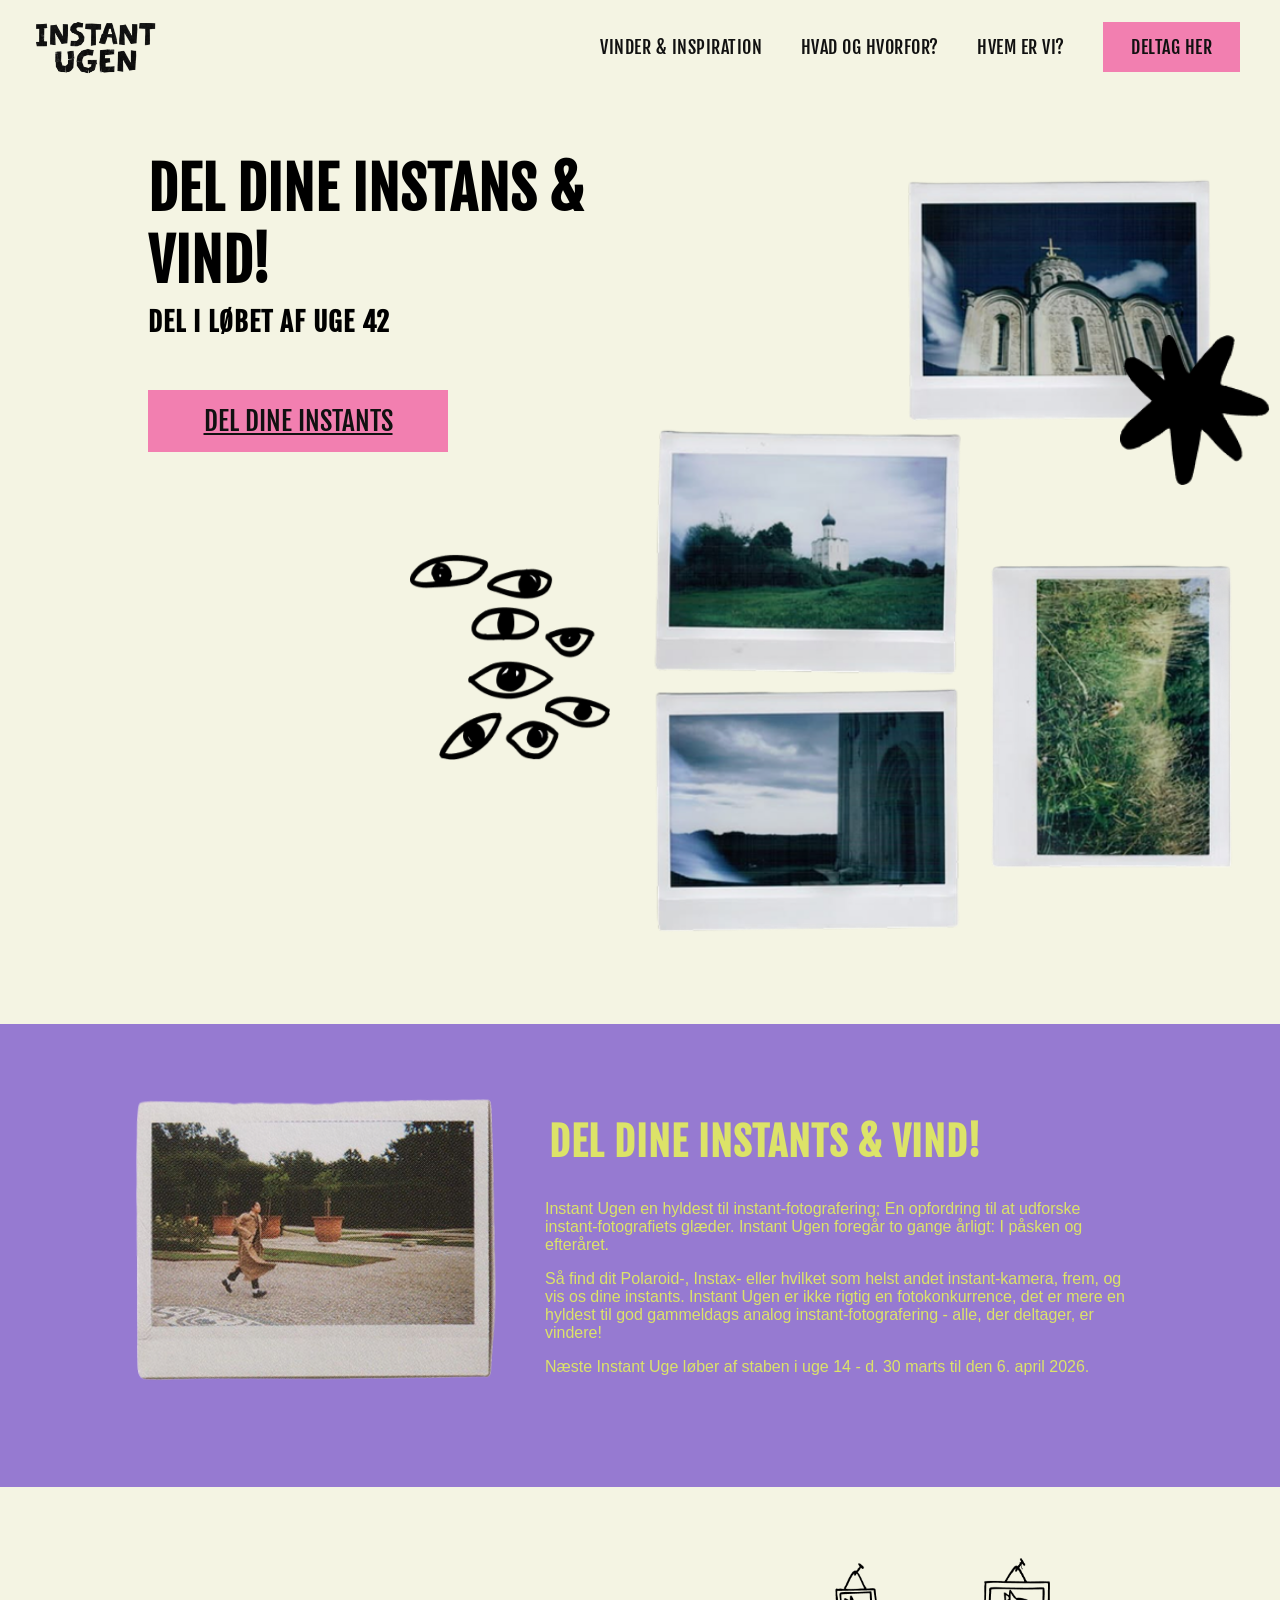
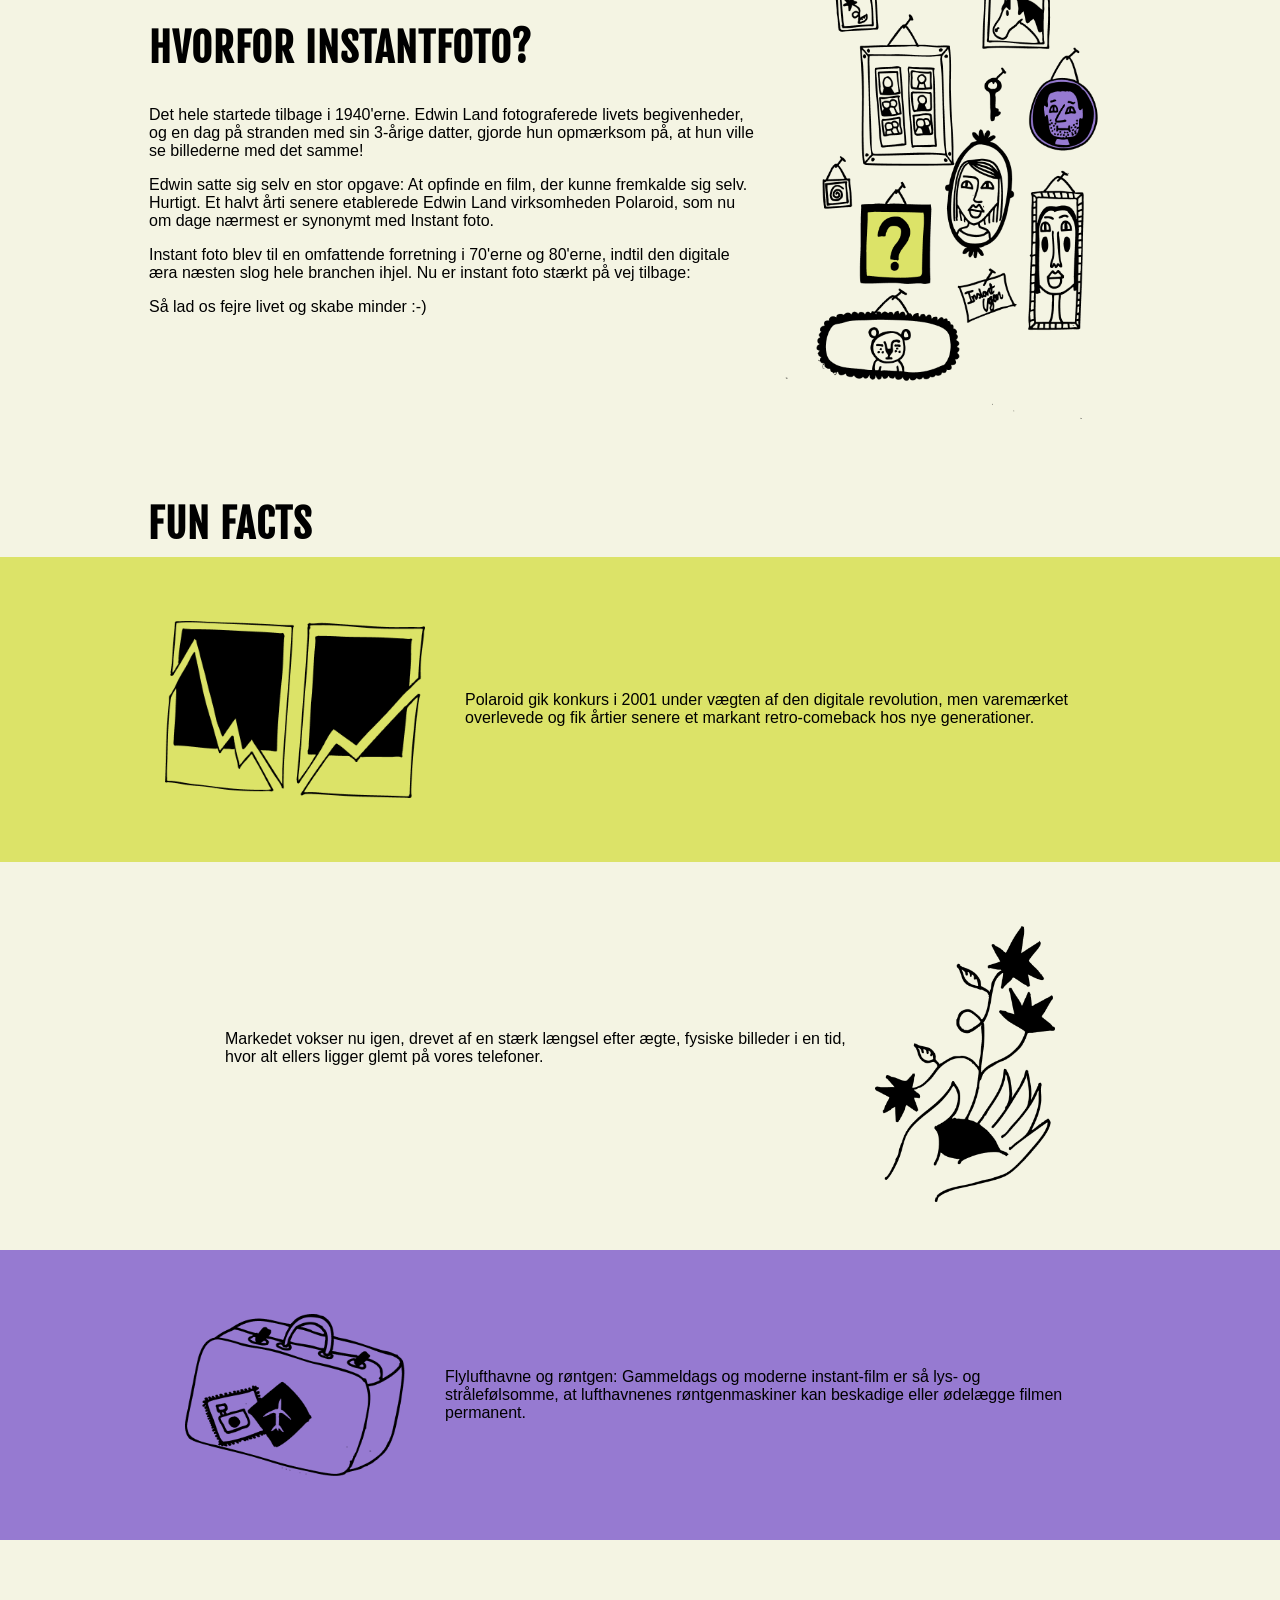
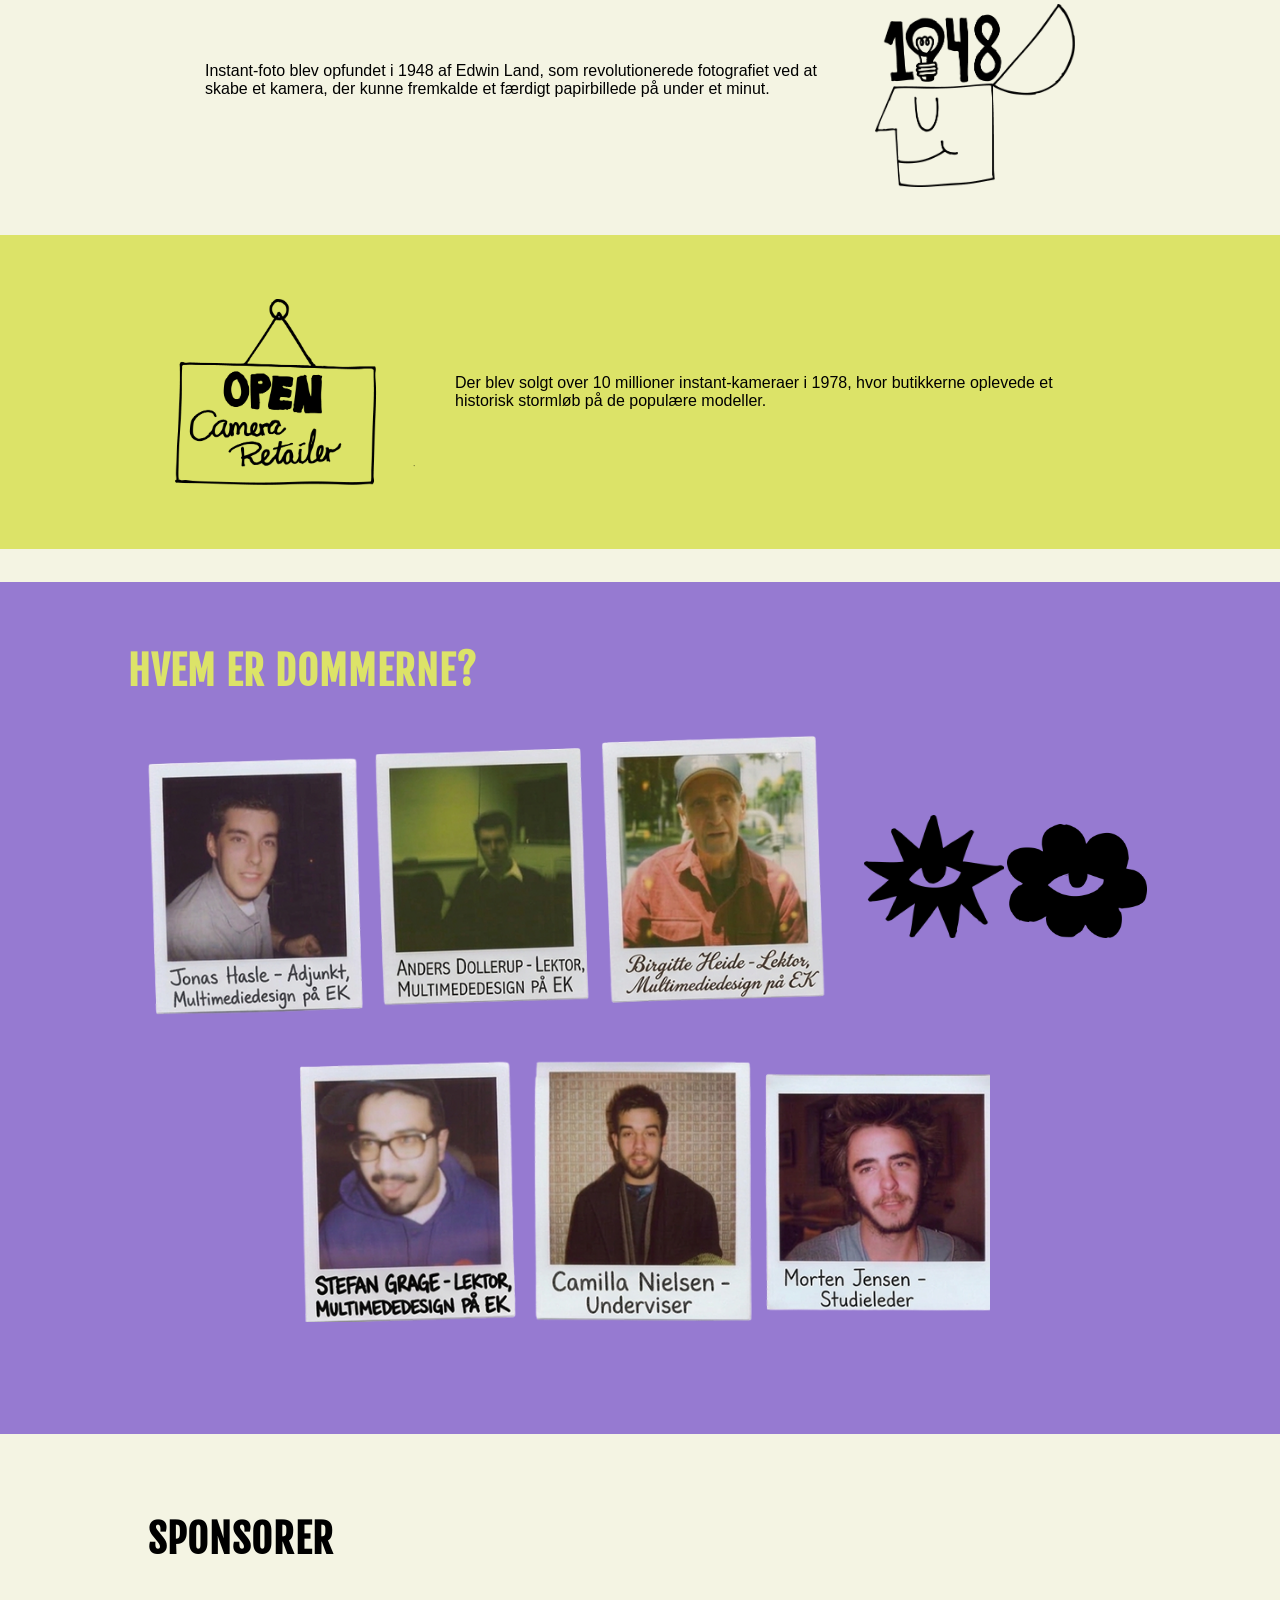
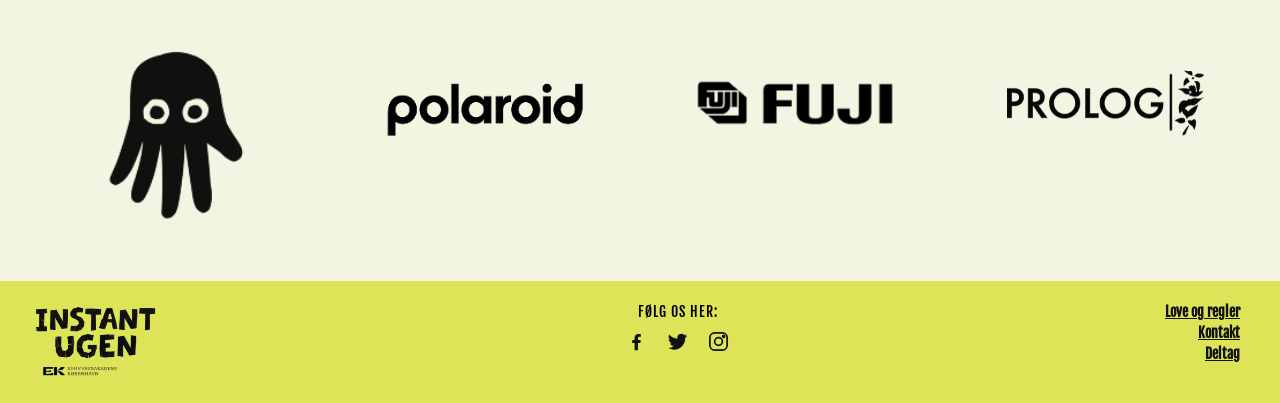
<file: index.html>
<!doctype html>
<html lang="da">

<head>
  <meta charset="UTF-8" />
  <meta name="viewport" content="width=device-width, initial-scale=1.0" />
  <title>Forside</title>
  <link rel="stylesheet" href="css/generel.css" />
  <link rel="stylesheet" href="css/index.css">
  <style>
    @import url("https://fonts.googleapis.com/css2?family=Dela+Gothic+One&family=Fjalla+One&display=swap");
  </style>
</head>

<body>
  <header class="site-header">
    <div class="logo"><img src="billeder/logo.png" alt="logo" /></div>

    <button class="burger" id="burgerBtn" aria-label="Åbn menu" aria-expanded="false" aria-controls="mainNav">
      <span></span>
      <span></span>
      <span></span>
    </button>

    <nav id="mainNav">
      <a href="inspiration.html">Vinder & Inspiration</a>
      <a href="index.html">Hvad og hvorfor?</a>
      <a href="index.html">Hvem er vi?</a>
      <a href="deltag.html" class="cta">Deltag her</a>
    </nav>
  </header>
  <main>

    <div class="heroSection">

      <div class="datahero">
        <h1>DEL DINE INSTANS & VIND!</h1>
        <h3>DEL I LØBET AF UGE 42</h3>
       <button><a href="deltag.html" class="cta">DEL DINE INSTANTS</a></button>
      </div>

      <div class="heroBillede">
        <img class="billedehero" src="billeder/index_billeder/polaroids/Group 9.png" alt="polaroid">

        <img class="symbol1" src="billeder/index_billeder/illustrationer/Vector-9.png" alt="star">
        <img class="symbol2" src="billeder/index_billeder/illustrationer/Group-5.png" alt="eyes">
      </div>

    </div>

    <section class="deldineinstants">

      <div class="textfeltdel">
        <h2 class="delh2">DEL DINE INSTANTS & VIND!</h2>
        <div class="ptekst1">
          <p class="ptekstgreen">Instant Ugen en hyldest til instant-fotografering; En opfordring til at udforske
            instant-fotografiets glæder.
            Instant
            Ugen foregår to gange årligt: I påsken og efteråret.</p>
          <p class="ptekstgreen">Så find dit Polaroid-, Instax- eller hvilket som helst andet instant-kamera, frem, og
            vis
            os dine instants.
            Instant Ugen
            er ikke rigtig en fotokonkurrence, det er mere en hyldest til god gammeldags analog instant-fotografering -
            alle, der
            deltager, er vindere!</p>
          <p class="ptekstgreen">Næste Instant Uge løber af staben i uge 14 - d. 30 marts til den 6. april 2026.</p>
        </div>
      </div>

      <img class="VindBillede" src="billeder/index_billeder/polaroids/image 112.png" alt="">
    </section>

    <section class="hvorforinstants">

      <div class="tekstfelthvorfor">
        <h2 class="hvorforh2">HVORFOR INSTANTFOTO?</h2>

        <div class="ptekst2">
          <p>Det hele startede tilbage i 1940'erne. Edwin Land fotograferede livets begivenheder, og en dag på stranden
            med sin
            3-årige datter, gjorde hun opmærksom på, at hun ville se billederne med det samme!</p>
          <p>Edwin satte sig selv en stor opgave: At opfinde en film, der kunne fremkalde sig selv. Hurtigt. Et halvt
            årti
            senere
            etablerede Edwin Land virksomheden Polaroid, som nu om dage nærmest er synonymt med Instant foto.</p>
          <p>Instant foto blev til en omfattende forretning i 70'erne og 80'erne, indtil den digitale æra næsten slog
            hele
            branchen
            ihjel. Nu er instant foto stærkt på vej tilbage:</p>
          <p>Så lad os fejre livet og skabe minder :-)</p>
        </div>
      </div>

      <img class="rammerbillede" src="billeder/index_billeder/illustrationer/Group 16.png" alt="portraits">

    </section>

    <h2 class="factsh2">FUN FACTS</h2>

    <section class="Fact1">
      <p class="fact1text">Polaroid gik konkurs i 2001 under vægten af den digitale revolution, men varemærket
        overlevede og fik årtier
        senere et
        markant retro-comeback hos nye generationer.</p>
      <img class="Factbillede1" src="billeder/index_billeder/illustrationer/Lag_1.png" alt="downcurve">
    </section>

    <section class="Fact2">
      <p class="fact2text">Markedet vokser nu igen, drevet af en stærk længsel efter ægte, fysiske billeder i en tid,
        hvor alt ellers
        ligger glemt
        på vores telefoner.</p>
      <img class="Factbillede2" src="billeder/index_billeder/illustrationer/Vector-7.png" alt="grow">
    </section>

    <section class="Fact3">
      <p class="fact3text">Flylufthavne og røntgen: Gammeldags og moderne instant-film er så lys- og strålefølsomme, at
        lufthavnenes
        røntgenmaskiner kan beskadige eller ødelægge filmen permanent.</p>
      <img class="Factbillede3" src="billeder/index_billeder/illustrationer/Group.png" alt="bag">
    </section>

    <section class="Fact4">
      <p class="fact4text">Instant-foto blev opfundet i 1948 af Edwin Land, som revolutionerede fotografiet ved at skabe
        et kamera, der
        kunne
        fremkalde et færdigt papirbillede på under et minut.</p>
      <img class="Factbillede4" src="billeder/index_billeder/illustrationer/Group-4.png" alt="head">
    </section>

    <section class="Fact5">
      <p class="fact5text">Der blev solgt over 10 millioner instant-kameraer i 1978, hvor butikkerne oplevede et
        historisk stormløb på de
        populære
        modeller.</p>
      <img class="Factbillede5" src="billeder/index_billeder/illustrationer/Group-2.png" alt="sign">
    </section>

    <section class="dommer">

      <h2 class="dommerh2">HVEM ER DOMMERNE?</h2>

      <div class="billedeøverst">
        <img class="dommer1" src="billeder/index_billeder/polaroids/Gemini_Generated_Image_t7ttq1t7ttq1t7tt 2.png"
          alt="dommer1">

        <div class="dommerillustrationer">
          <img class="eye1" src="billeder/index_billeder/illustrationer/Vector-10.png" alt="10">
          <img class="eye2" src="billeder/index_billeder/illustrationer/Vector-11.png" alt="11">
        </div>
      </div>

      <img class="dommer2" src="billeder/index_billeder/polaroids/Gemini_Generated_Image_t7ttq1t7ttq1t7tt 1.png" alt="">

    </section>

    <h2 class="sponsorh2">SPONSORER</h2>

    <div class="sponsorsgrid">
      <img class="sponsor1" src="billeder/index_billeder/sponsorer/image 166.png" alt="sponsor">
      <img class="sponsor2" src="billeder/index_billeder/sponsorer/image 162.png" alt="polaroid">
      <img class="sponsor3" src="billeder/index_billeder/sponsorer/image 163.png" alt="Fuji">
      <img class="sponsor4" src="billeder/index_billeder/sponsorer/image 165.png" alt="Prolog">

    </div>

  </main>
  <footer class="site-footer">
    <div class="logo">
      <img src="billeder/logo.png" alt="logo" />
      <small><img src="billeder/eklogo.png" alt="eklogo" /></small>
    </div>

    <div class="follow">
      <p>FØLG OS HER:</p>
      <div class="social-icons">
        <a href="#" aria-label="Facebook">
          <svg viewBox="0 0 24 24" fill="currentColor">
            <path
              d="M13.5 21v-7.5h2.5l.4-3H13.5V8.5c0-.9.25-1.5 1.55-1.5H16.5V4.35C16.2 4.3 15.2 4.2 14 4.2c-2.4 0-4 1.45-4 4.15V10.5H7.5v3H10V21h3.5z" />
          </svg>
        </a>
        <a href="#" aria-label="Twitter">
          <svg viewBox="0 0 24 24" fill="currentColor">
            <path
              d="M22 5.9c-.7.3-1.5.6-2.3.7.8-.5 1.5-1.3 1.8-2.3-.8.5-1.7.8-2.6 1a4.1 4.1 0 0 0-7 3.7A11.6 11.6 0 0 1 3.4 4.6a4.1 4.1 0 0 0 1.3 5.5c-.7 0-1.3-.2-1.9-.5v.1c0 2 1.4 3.6 3.3 4a4.1 4.1 0 0 1-1.9.1c.5 1.6 2 2.8 3.9 2.9A8.3 8.3 0 0 1 2 18.6a11.6 11.6 0 0 0 6.3 1.9c7.5 0 11.7-6.3 11.7-11.7v-.5c.8-.6 1.5-1.3 2-2.1z" />
          </svg>
        </a>
        <a href="#" aria-label="Instagram">
          <svg viewBox="0 0 24 24" fill="none" stroke="currentColor" stroke-width="1.8">
            <rect x="3" y="3" width="18" height="18" rx="5" />
            <circle cx="12" cy="12" r="4" />
            <circle cx="17.3" cy="6.7" r="1" />
          </svg>
        </a>
      </div>
    </div>

    <div class="legal-links">
      <a href="#">Love og regler</a>
      <a href="#">Kontakt</a>
      <a href="#">Deltag</a>
    </div>
  </footer>
  <script>
    const burgerBtn = document.getElementById("burgerBtn");
    const mainNav = document.getElementById("mainNav");

    burgerBtn.addEventListener("click", () => {
      const isOpen = mainNav.classList.toggle("open");
      burgerBtn.classList.toggle("open");
      burgerBtn.setAttribute("aria-expanded", isOpen);
    });
  </script>
</body>

</html>
</file>
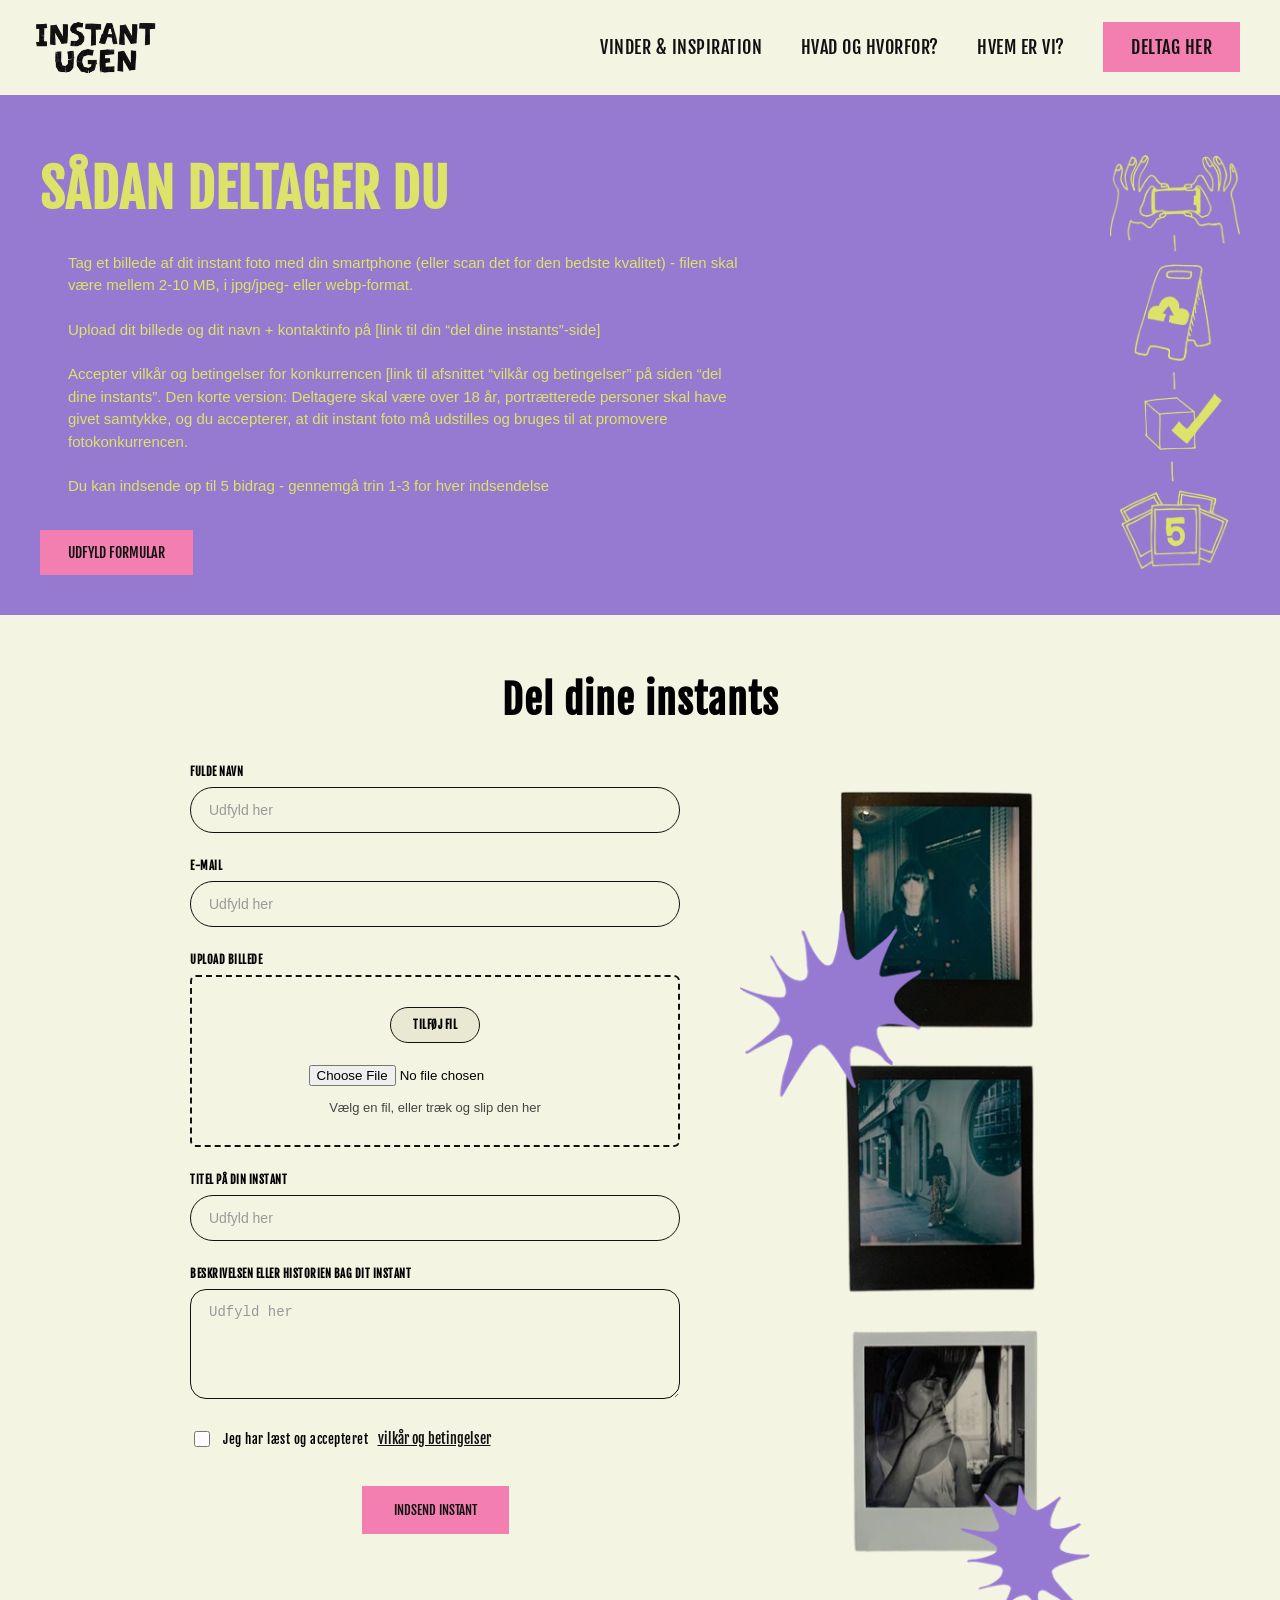
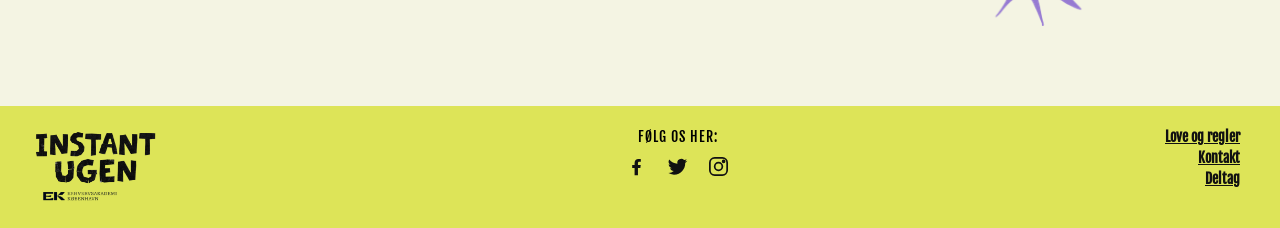
<file: deltag.html>
<!DOCTYPE html>
<html lang="da">
<head>
    <meta charset="UTF-8">
    <meta name="viewport" content="width=device-width, initial-scale=1.0">
    <title>Deltag</title>
         <link rel="stylesheet" href="css/generel.css" />
         <link rel="stylesheet" href="css/deltag.css" />
    <style>
      
     @import url("https://fonts.googleapis.com/css2?family=Dela+Gothic+One&family=Fjalla+One&display=swap");</style>
<body>
  <header class="site-header">
      <div class="logo"><img src="billeder/logo.png" alt="logo" /></div>

      <button
        class="burger"
        id="burgerBtn"
        aria-label="Åbn menu"
        aria-expanded="false"
        aria-controls="mainNav"
      >
        <span></span>
        <span></span>
        <span></span>
      </button>

      <nav id="mainNav">
        <a href="inspiration.html">Vinder & Inspiration</a>
        <a href="index.html">Hvad og hvorfor?</a>
        <a href="index.html">Hvem er vi?</a>
        <a href="deltag.html" class="cta">Deltag her</a>
      </nav>
    </header>
    <main>
      <section class="deltaghowto">
        <div class="content1"><h1>SÅDAN DELTAGER DU</h1>
        <p>Tag et billede af dit instant foto med din smartphone (eller scan det for den bedste kvalitet) - filen skal være mellem 2-10 MB, i jpg/jpeg- eller webp-format.</p>
        <p>Upload dit billede og dit navn + kontaktinfo på [link til din “del dine instants”-side]</p>
        <p>Accepter vilkår og betingelser for konkurrencen [link til afsnittet “vilkår og betingelser” på siden “del dine instants”. Den korte version: Deltagere skal være over 18 år, portrætterede personer skal have givet samtykke, og du accepterer, at dit instant foto må udstilles og bruges til at promovere fotokonkurrencen.</p>
        <p>Du kan indsende op til 5 bidrag - gennemgå trin 1-3 for hver indsendelse</p><a href="#" class="cta-deltag">Udfyld formular</a></div>
        <div class="infografik"><img src="billeder/infografik.png" alt="infografik" /></div>
      </section>
    <div class="instants-wrap">
  <div class="instants-grid">

    <section class="delinstants">
  <h2>Del dine instants</h2>

  <div class="delinstants-wrap">
    <form class="instant-form" id="instantsForm">
      <div class="field">
        <label for="fullName">Fulde navn</label>
        <input type="text" id="fullName" name="fullName" placeholder="Udfyld her" required>
      </div>

      <div class="field">
        <label for="email">E-mail</label>
        <input type="email" id="email" name="email" placeholder="Udfyld her" required>
      </div>

      <div class="field">
        <label for="fileInput">Upload billede</label>
        <div class="upload-box" id="uploadBox">
          <label class="upload-btn" for="fileInput">Tilføj fil</label>
          <input type="file" id="fileInput" name="fileInput" accept="image/*">
          <p id="uploadHint">Vælg en fil, eller træk og slip den her</p>
        </div>
      </div>

      <div class="field">
        <label for="instantTitle">Titel på din instant</label>
        <input type="text" id="instantTitle" name="instantTitle" placeholder="Udfyld her">
      </div>

      <div class="field">
        <label for="instantDescription">Beskrivelsen eller historien bag dit instant</label>
        <textarea id="instantDescription" name="instantDescription" placeholder="Udfyld her"></textarea>
      </div>

<div class="checkbox-row">
  <input type="checkbox" id="terms" name="terms" required>
  <label for="terms">Jeg har læst og accepteret <button type="button" class="terms-link" id="openTerms">vilkår og betingelser</button></label>
</div>

      <button type="submit" class="cta-indsend">Indsend instant</button>
    </form>

    <div class="formular-billede">
      <img src="billeder/formularpic1.png" alt="Stak af polaroidbilleder">
    </div>
  </div>
  <div class="terms-modal" id="termsModal">
  <div class="terms-modal-content">
    <button class="terms-modal-close" id="closeTerms" aria-label="Luk">&times;</button>
    <h2>Vilkår og betingelser</h2>
   
   <h3>Deltagelse</h3>
      <p>Deltagere skal være over 18 år, portrætterede personer skal have givet samtykke,
      og du accepterer, at dit instant foto må udstilles og bruges til at promovere fotokonkurrencen.
    </p>
    <h3>Instant foto</h3>
    <p>Hver indsendelse skal være et analogt instant-foto - ikke en digital montage lavet i et fotoredigeringsprogram. Instant-fotoet kan laves på forskellige måder; med analoge instant-kameraer, digitale instant-kameraer som f.eks. Fujifilm EVO eller scan-og-print-udstyr som f.eks. Polaroid Lab. Instant-fotoet må gerne manipuleres med analoge processer - arrangørerne opfordrer til at eksperimentere med instant fotografering. Indsendelsen kan skildre instant-fotoet på mange måder: Som en flad scanning med eller uden instant-rammen, som et foto, der viser instantet i en ramme, på væggen osv. Instant-fotoet behøver ikke kun at være ét foto: Det kan være et panorama eller en collage af flere instants, der udgør én indsendelse. Så der er en vis kunstnerisk frihed</p>   
 <h3>Samtykke</h3>
 <p>Det er ikke tilladt at uploade fotografier af personer, der ikke har givet samtykke til offentliggørelsen af billedet. Billeder af personer i private eller pinlige situationer, uanset om de er fotograferet på et offentligt sted, er ikke tilladt.
</p><h3>Juridiske aspekter</h3>
<p>Arrangørerne forbeholder sig retten til at diskvalificere enhver deltager, der overtræder disse betingelser. Arrangørerne påtager sig intet ansvar for tab, skade eller personskade, der måtte opstå som følge af deltagelse i konkurrencen eller brug af præmier. Deltagerne fritager arrangørerne for ethvert krav, søgsmål eller ansvar i forbindelse med deres deltagelse i konkurrencen.</p>
 <h3>Antal bidrag</h3>
 <p>Du kan deltage i konkurrencen med i alt fem bidrag.</p>
<h3>Brugsrettigheder</h3><p>Ved at indsende et eller flere billeder og dermed deltage i konkurrencen accepterer du, at billedet må bruges til promovering af fotokonkurrencen og muligvis i fysiske udstillingslokaler bagefter. Arrangørerne vil kreditere deltagerne, hvor det er praktisk og rimeligt muligt.</p>
<h3>
Ophavsret</h3><p>Du skal være fotografen af de indsendte instant fotos samt have rettighederne til at offentliggøre dem. Billederne skal være fri for tredjepartsrettigheder. Som deltager beholder du ophavsretten til de indsendte fotos. Ved at indsende fotos til konkurrencen giver du arrangørerne en ikke-eksklusiv licens til at bruge, reproducere og offentliggøre de indsendte fotos i forbindelse med promoveringen af konkurrencen, herunder på sociale medieplatforme, hjemmesider og i trykte materialer. Arrangørerne vil kreditere deltagerne, hvor det er praktisk og rimeligt.
</p><h3>Annoncering af vinderne</h3>
<p>Vinderne af konkurrencen vil blive annonceret på Instant Ugens officielle hjemmeside og/eller sociale medieplatforme. Ved at deltage i konkurrencen giver du samtykke til offentliggørelse af navn samt at indsendte fotos bruges til markedsføring af konkurrencen.</p></div>
</section>


</main>

<footer class="site-footer">
  <div class="logo">
    <img src="billeder/logo.png" alt="logo" />
    <small><img src="billeder/eklogo.png" alt="eklogo" /></small>
  </div>

<div class="follow">
        <p>FØLG OS HER:</p>
        <div class="social-icons">
          <a href="#" aria-label="Facebook">
            <svg viewBox="0 0 24 24" fill="currentColor">
              <path
                d="M13.5 21v-7.5h2.5l.4-3H13.5V8.5c0-.9.25-1.5 1.55-1.5H16.5V4.35C16.2 4.3 15.2 4.2 14 4.2c-2.4 0-4 1.45-4 4.15V10.5H7.5v3H10V21h3.5z"
              />
            </svg>
          </a>
          <a href="#" aria-label="Twitter">
            <svg viewBox="0 0 24 24" fill="currentColor">
              <path
                d="M22 5.9c-.7.3-1.5.6-2.3.7.8-.5 1.5-1.3 1.8-2.3-.8.5-1.7.8-2.6 1a4.1 4.1 0 0 0-7 3.7A11.6 11.6 0 0 1 3.4 4.6a4.1 4.1 0 0 0 1.3 5.5c-.7 0-1.3-.2-1.9-.5v.1c0 2 1.4 3.6 3.3 4a4.1 4.1 0 0 1-1.9.1c.5 1.6 2 2.8 3.9 2.9A8.3 8.3 0 0 1 2 18.6a11.6 11.6 0 0 0 6.3 1.9c7.5 0 11.7-6.3 11.7-11.7v-.5c.8-.6 1.5-1.3 2-2.1z"
              />
            </svg>
          </a>
          <a href="#" aria-label="Instagram">
            <svg
              viewBox="0 0 24 24"
              fill="none"
              stroke="currentColor"
              stroke-width="1.8"
            >
              <rect x="3" y="3" width="18" height="18" rx="5" />
              <circle cx="12" cy="12" r="4" />
              <circle cx="17.3" cy="6.7" r="1" />
            </svg>
          </a>
        </div>
      </div>

  <div class="legal-links">
    <a href="#">Love og regler</a>
    <a href="#">Kontakt</a>
    <a href="#">Deltag</a>
  </div>
</footer>
    <script>
      const burgerBtn = document.getElementById("burgerBtn");
      const mainNav = document.getElementById("mainNav");

      burgerBtn.addEventListener("click", () => {
        const isOpen = mainNav.classList.toggle("open");
        burgerBtn.classList.toggle("open");
        burgerBtn.setAttribute("aria-expanded", isOpen);
      });
      const termsModal = document.getElementById("termsModal");
const openTerms = document.getElementById("openTerms");
const closeTerms = document.getElementById("closeTerms");

openTerms.addEventListener("click", () => {
  termsModal.classList.add("open");
});

closeTerms.addEventListener("click", () => {
  termsModal.classList.remove("open");
});

// Luk hvis man klikker udenfor selve boksen
termsModal.addEventListener("click", (e) => {
  if (e.target === termsModal) {
    termsModal.classList.remove("open");
  }
});
    </script>
    
</body>
</html>
</file>
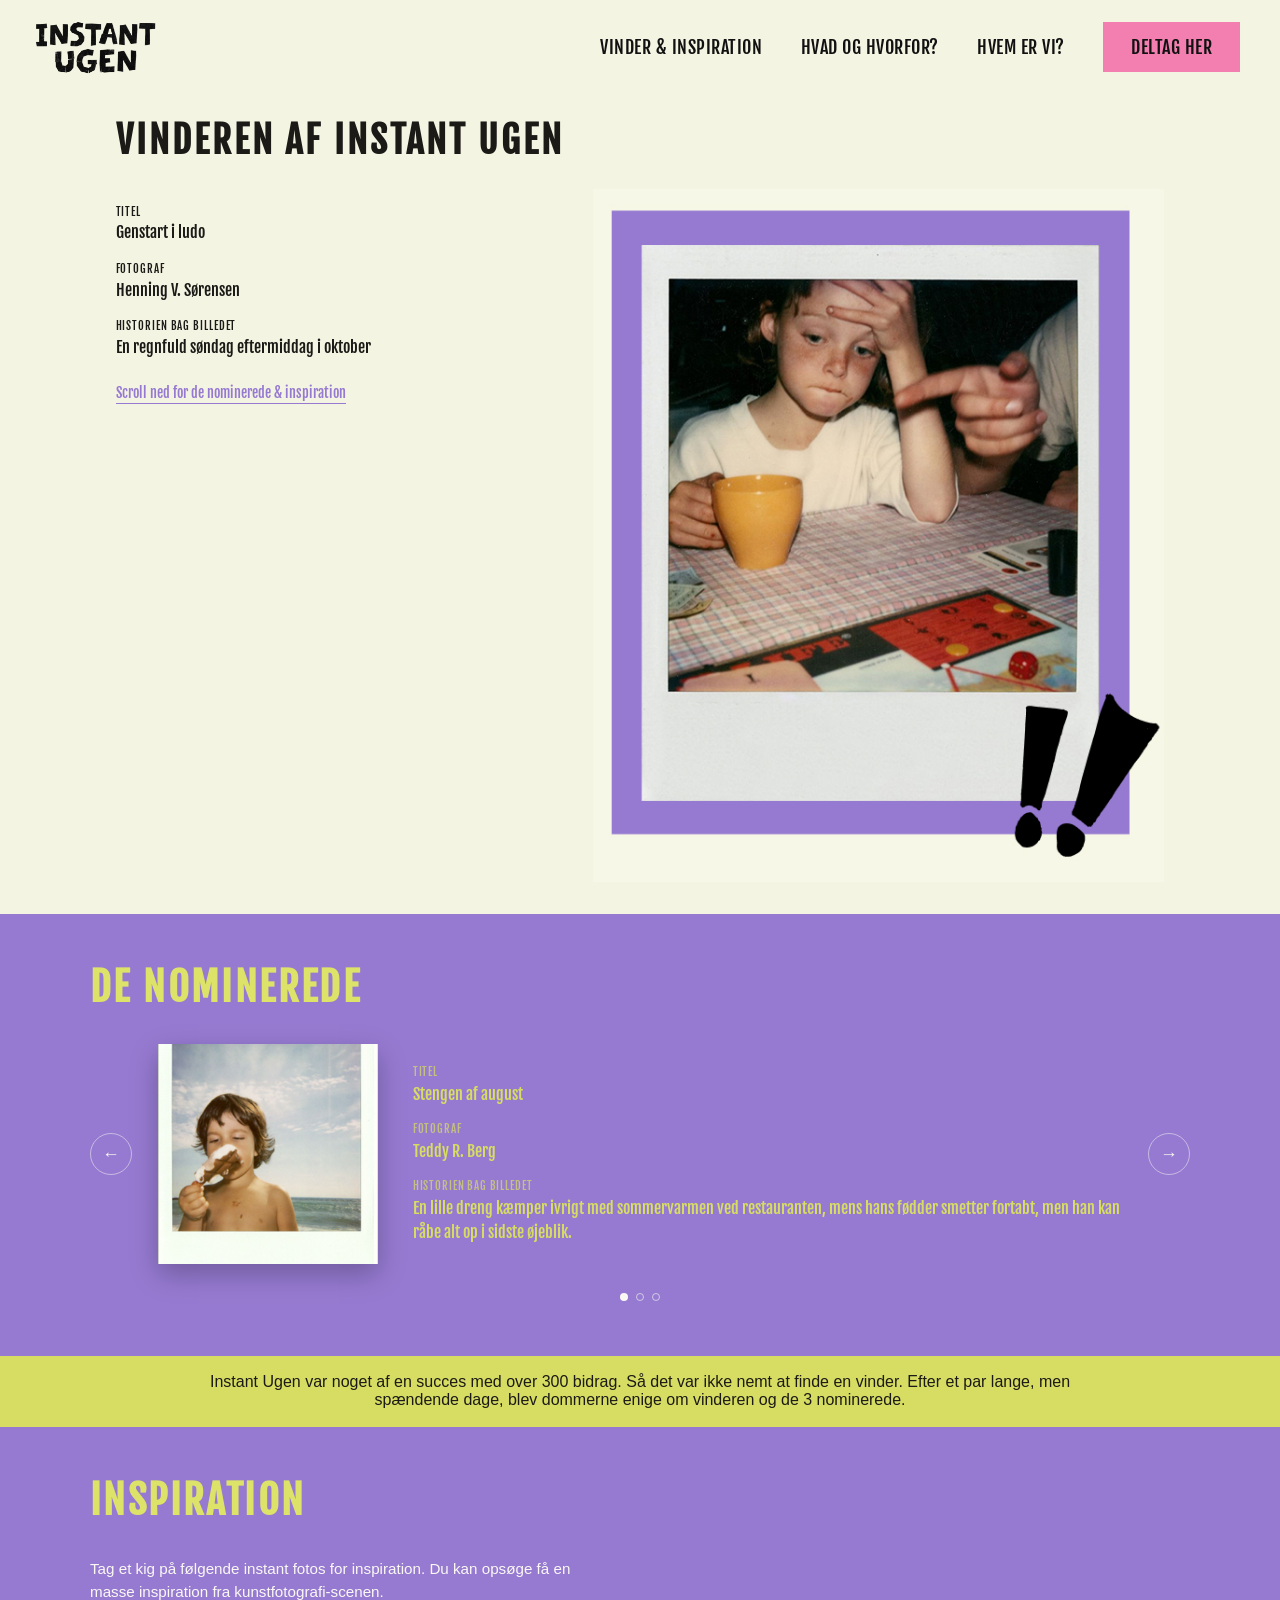
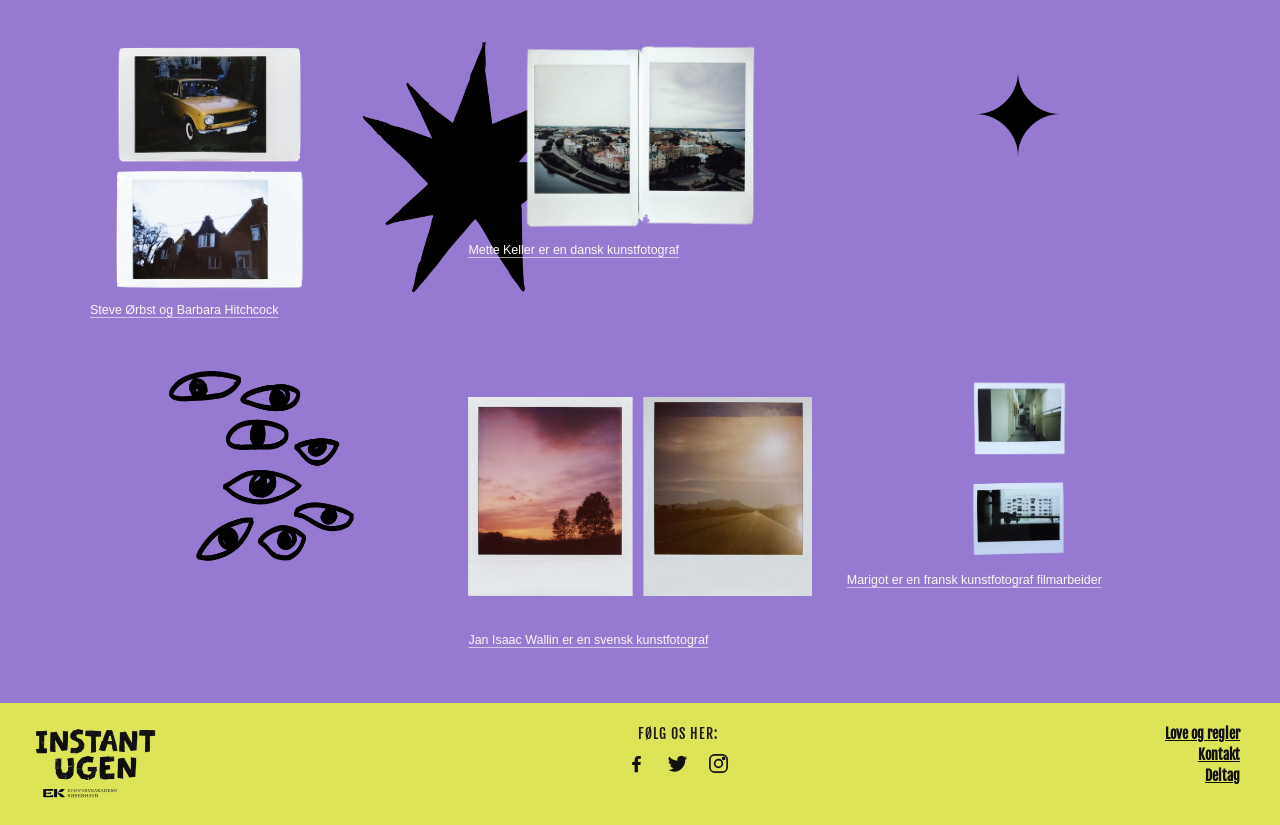
<file: inspiration.html>
<!DOCTYPE html>
<html lang="da">
<head>
    <meta charset="UTF-8">
    <meta name="viewport" content="width=device-width, initial-scale=1.0">
    <title>Inspiration og vindere</title>
         <link rel="stylesheet" href="css/generel.css" />
         <link rel="stylesheet" href="css/inspiration.css" />
    <style>
     @import url("https://fonts.googleapis.com/css2?family=Dela+Gothic+One&family=Fjalla+One&display=swap");
     </style>
<body>
    <header class="site-header">
      <div class="logo"><img src="billeder/logo.png" alt="logo" /></div>

      <button
        class="burger"
        id="burgerBtn"
        aria-label="Åbn menu"
        aria-expanded="false"
        aria-controls="mainNav"
      >
        <span></span>
        <span></span>
        <span></span>
      </button>

      <nav id="mainNav">
        <a href="inspiration.html">Vinder & Inspiration</a>
        <a href="index.html">Hvad og hvorfor?</a>
        <a href="index.html">Hvem er vi?</a>
        <a href="deltag.html" class="cta">Deltag her</a>
      </nav>
    </header>

     <main>
    <section class="hero">
      <h1 class="hero-title">VINDEREN AF INSTANT UGEN</h1>
      <div class="hero-grid">
        <dl class="hero-meta">
          <dt>Titel</dt>
          <dd>Genstart i ludo</dd>
          <dt>Fotograf</dt>
        <dd>Henning V. Sørensen</dd>
        <dt>Historien bag billedet</dt>
        <dd>En regnfuld søndag eftermiddag i oktober</dd>
        <a href="#nominerede">Scroll ned for de nominerede & inspiration</a>
      </dl>
      <div class="hero-photo">
        <img src="billeder/fotoVinder.jpg" alt="Vinderbillede: en kop kaffe på et træbord, fotograferet ovenfra en regnfuld eftermiddag">
        <!-- <div class="hero-mark">!!</div> -->
      </div>
    </div>
  </section>

  <!-- ===== DE NOMINEREDE (karrusel) ===== -->
  <section class="nominees" id="nominerede">
    <div class="section-inner">
      <h2 class="section-heading">DE NOMINEREDE</h2>

      <div class="carousel">
        <button class="car-btn" id="prevBtn" aria-label="Forrige nominerede">&#8592;</button>

        <div class="car-stage">
          <div class="car-photo">
            <img id="nomImg" src="" alt="">
          </div>
          <dl class="car-text" id="nomText">
            <dt>Titel</dt>
            <dd id="nomTitle"></dd>
            <dt>Fotograf</dt>
            <dd id="nomPhotographer"></dd>
            <dt>Historien bag billedet</dt>
            <dd id="nomStory"></dd>
          </dl>
        </div>

        <button class="car-btn" id="nextBtn" aria-label="Næste nominerede">&#8594;</button>
      </div>

      <div class="car-dots" id="dots" role="tablist" aria-label="Vælg nomineret"></div>
    </div>
  </section>

  <!-- ===== BANNER ===== -->
  <div class="banner">
    <p>Instant Ugen var noget af en succes med over 300 bidrag. Så det var ikke nemt at finde en vinder. Efter et par lange, men spændende dage, blev dommerne enige om vinderen og de 3 nominerede.</p>
  </div>

  <!-- ===== INSPIRATION ===== -->
  <section class="inspiration">
    <div class="section-inner">
      <h2 class="section-heading">INSPIRATION</h2>
      <p class="intro">Tag et kig på følgende instant fotos for inspiration. Du kan opsøge få en masse inspiration fra kunstfotografi-scenen.</p>

      <div class="insp-grid">

        <div class="insp-item">
          <div class="insp-photos">
            <img src="billeder/steve.png" alt="Landskabsfoto til inspiration">
            <img src="billeder/stjernesort.png" alt="Landskabsfoto til inspiration">
          </div>
          <p class="insp-credit"><a href="https://eksempel.dk/steve-og-barbara" target="_blank" rel="noopener">Steve Ørbst og Barbara Hitchcock</a></p>
        </div>

        <div class="insp-item single">
          <div class="insp-photos">
            <img src="billeder/mette.png" alt="Bybillede til inspiration">
          </div>
          <p class="insp-credit"><a href="https://eksempel.dk/mette-keller" target="_blank" rel="noopener">Mette Keller er en dansk kunstfotograf</a></p>
        </div>

        <div class="insp-item">
          <div class="insp-mark">&#10022;</div>
        </div>

        <div class="insp-item single">
          <div class="insp-photos">
            <img src="billeder/øjne.png" alt="Sort/hvid gadefoto til inspiration">
          </div>
        </div>

        <div class="insp-item">
          <div class="insp-photos">
            <img src="billeder/solnedgang.png" alt="Solnedgang til inspiration">
          </div>
          <p class="insp-credit"><a href="https://eksempel.dk/jan-isaac-wallin" target="_blank" rel="noopener">Jan Isaac Wallin er en svensk kunstfotograf</a></p>
        </div>

        <div class="insp-item single">
          <div class="insp-photos">
            <img src="billeder/Billede1.png" alt="Interiørfoto til inspiration">
          </div>
          <p class="insp-credit"><a href="https://eksempel.dk/marigot" target="_blank" rel="noopener">Marigot er en fransk kunstfotograf filmarbeider</a></p>
        </div>

      </div>
    </div>
  </section>
    </main>

    <footer class="site-footer">
      <div class="logo">
        <img src="billeder/logo.png" alt="logo" />
        <small><img src="billeder/eklogo.png" alt="eklogo" /></small>
      </div>

      <div class="follow">
        <p>FØLG OS HER:</p>
        <div class="social-icons">
          <a href="#" aria-label="Facebook">
            <svg viewBox="0 0 24 24" fill="currentColor">
              <path
                d="M13.5 21v-7.5h2.5l.4-3H13.5V8.5c0-.9.25-1.5 1.55-1.5H16.5V4.35C16.2 4.3 15.2 4.2 14 4.2c-2.4 0-4 1.45-4 4.15V10.5H7.5v3H10V21h3.5z"
              />
            </svg>
          </a>
          <a href="#" aria-label="Twitter">
            <svg viewBox="0 0 24 24" fill="currentColor">
              <path
                d="M22 5.9c-.7.3-1.5.6-2.3.7.8-.5 1.5-1.3 1.8-2.3-.8.5-1.7.8-2.6 1a4.1 4.1 0 0 0-7 3.7A11.6 11.6 0 0 1 3.4 4.6a4.1 4.1 0 0 0 1.3 5.5c-.7 0-1.3-.2-1.9-.5v.1c0 2 1.4 3.6 3.3 4a4.1 4.1 0 0 1-1.9.1c.5 1.6 2 2.8 3.9 2.9A8.3 8.3 0 0 1 2 18.6a11.6 11.6 0 0 0 6.3 1.9c7.5 0 11.7-6.3 11.7-11.7v-.5c.8-.6 1.5-1.3 2-2.1z"
              />
            </svg>
          </a>
          <a href="#" aria-label="Instagram">
            <svg
              viewBox="0 0 24 24"
              fill="none"
              stroke="currentColor"
              stroke-width="1.8"
            >
              <rect x="3" y="3" width="18" height="18" rx="5" />
              <circle cx="12" cy="12" r="4" />
              <circle cx="17.3" cy="6.7" r="1" />
            </svg>
          </a>
        </div>
      </div>

      <div class="legal-links">
        <a href="#">Love og regler</a>
        <a href="#">Kontakt</a>
        <a href="#">Deltag</a>
      </div>
    </footer>
    <script>
      const burgerBtn = document.getElementById("burgerBtn");
      const mainNav = document.getElementById("mainNav");
      burgerBtn.addEventListener("click", () => {
        const isOpen = mainNav.classList.toggle("open");
        burgerBtn.classList.toggle("open");
        burgerBtn.setAttribute("aria-expanded", isOpen);
      });  
      // ---- Karrusel-data: byt arrayet ud med de rigtige nominerede ----
  const nominees = [
    {
      title: "Stengen af august",
      photographer: "Teddy R. Berg",
      story: "En lille dreng kæmper ivrigt med sommervarmen ved restauranten, mens hans fødder smetter fortabt, men han kan råbe alt op i sidste øjeblik.",
      img: "billeder/inspirationsbilleder/isDreng.png"
    },
    {
      title: "Aftenlys ved havnen",
      photographer: "Camilla Holst",
      story: "Sidste lys på molen, hvor fiskerbådene ligger stille og aftenen langsomt tager over fra dagen.",
      img: "nom2.jpg"
    },
    {
      title: "Vinterens ro",
      photographer: "Anders Bruun",
      story: "En tidlig morgen i januar, hvor sneen dæmper alle lyde og verden virker helt stille et øjeblik.",
      img: "nom3.jpg"
    }
  ];

  let current = 0;
  const imgEl = document.getElementById('nomImg');
  const titleEl = document.getElementById('nomTitle');
  const photographerEl = document.getElementById('nomPhotographer');
  const storyEl = document.getElementById('nomStory');
  const textEl = document.getElementById('nomText');
  const dotsEl = document.getElementById('dots');

  function buildDots(){
    dotsEl.innerHTML = '';
    nominees.forEach((_, i) => {
      const b = document.createElement('button');
      b.setAttribute('aria-label', 'Nomineret ' + (i+1));
      b.setAttribute('aria-current', i === current ? 'true' : 'false');
      b.addEventListener('click', () => showNominee(i));
      dotsEl.appendChild(b);
    });
  }

  function showNominee(index){
    current = (index + nominees.length) % nominees.length;
    const n = nominees[current];

    // genstart entré-animation
    imgEl.style.animation = 'none';
    textEl.style.animation = 'none';
    void imgEl.offsetWidth; // reflow for at genstarte animation
    imgEl.style.animation = '';
    textEl.style.animation = '';

    imgEl.src = n.img;
    imgEl.alt = 'Nomineret billede: ' + n.title;
    titleEl.textContent = n.title;
    photographerEl.textContent = n.photographer;
    storyEl.textContent = n.story;

    [...dotsEl.children].forEach((dot, i) => {
      dot.setAttribute('aria-current', i === current ? 'true' : 'false');
    });
  }

  document.getElementById('prevBtn').addEventListener('click', () => showNominee(current - 1));
  document.getElementById('nextBtn').addEventListener('click', () => showNominee(current + 1));

  document.addEventListener('keydown', (e) => {
    if (e.key === 'ArrowLeft') showNominee(current - 1);
    if (e.key === 'ArrowRight') showNominee(current + 1);
  });

  buildDots();
  showNominee(0);
  
    </script>
</body>
</html>
</file>
<file: css/generel.css>
/* generel tekst */
h1 {
  font-family: "fjalla one", sans-serif;
  font-size: 40pt;
  letter-spacing: 1px;
}
h2 {
  font-family: "fjalla one", sans-serif;
  font-size: 30pt;
  letter-spacing: 1px;
}

h3 {
  font-family: "fjalla one", sans-serif;
  font-size: 20pt;
  letter-spacing: 1px;
}

p {
  font-family: "inter", sans-serif;
  font-size: 12pt;
}

body {
  margin: 0;
  font-family: "fjalla one", sans-serif;
  background: #f4f4e3;
}
main {
  margin: 20px;
}
a {
  color: #111;
  text-decoration: underline;
}

.logo {
  display: flex;
  flex-direction: column;
  width: 190px;
  margin-left: -40px;
}

.logo small {
  display: flex;
  align-items: center;
  gap: 4px;
  margin-top: 2px;
}

.logo small img {
  width: 80px;
  margin-left: 40px;
}

/* FOOTER  */
.site-footer {
  background: #dde458;
  padding: clamp(14px, 2.5vw, 22px) clamp(16px, 4vw, 40px);
  display: flex;
  justify-content: space-between;
  flex-wrap: wrap;
  row-gap: 16px;
  column-gap: clamp(16px, 3vw, 40px);
}

.site-footer .follow {
  text-align: center;
  flex-shrink: 0;
}
/* følg os her tekst */
.site-footer .follow p {
  margin: 0 0 10px;
  font-family: "fjalla one", sans-serif;
  font-size: clamp(12px, 1.1vw, 15px);
  letter-spacing: 1px;
  white-space: nowrap;
}

/* ikoner */
.site-footer .social-icons {
  display: flex;
  gap: 18px;
  justify-content: center;
}

.site-footer .social-icons svg {
  width: clamp(20px, 1.8vw, 26px);
  height: clamp(20px, 1.8vw, 26px);
}
/* links til footer skrift*/
.site-footer .legal-links {
  display: flex;
  flex-direction: column;
  gap: 4px;
  font-size: clamp(13px, 1.1vw, 15px);
  font-weight: 600;
  text-align: right;
  flex-shrink: 0;
}

/* HEADER */
.site-header {
  background: #f4f4e3;
  padding: clamp(12px, 2.2vw, 18px) clamp(16px, 4vw, 40px);
  display: flex;
  align-items: center;
  justify-content: space-between;
  flex-wrap: wrap;
  row-gap: 14px;
  column-gap: clamp(16px, 3vw, 40px);
  position: sticky;
  top: 0;
}
/* links i header  */
.site-header nav {
  display: flex;
  align-items: center;
  flex-wrap: wrap;
  row-gap: 10px;
  column-gap: clamp(16px, 3vw, 40px);
}

/* links i header skrift */
.site-header nav a {
  font-family: "fjalla one", sans-serif;
  font-size: clamp(15px, 1.4vw, 20px);
  letter-spacing: 0.5px;
  text-transform: uppercase;
  text-decoration: none;
  color: #111;
  white-space: nowrap;
}

/* deltagherknap */
.site-header .cta {
  background: #f27fb0;
  color: #111;
  font-family: "fjalla one", sans-serif;
  font-size: clamp(15px, 1.4vw, 20px);
  text-transform: uppercase;
  text-decoration: none;
  padding: clamp(10px, 1.4vw, 14px) clamp(18px, 2.4vw, 28px);
  white-space: nowrap;
  flex-shrink: 0;
}
/* burger-knap, skjult på desktop */
.burger {
  display: none;
  flex-direction: column;
  justify-content: space-between;
  width: 28px;
  height: 20px;
  background: none;
  border: none;
  cursor: pointer;
  padding: 0;
}

.burger span {
  display: block;
  height: 3px;
  background: #111;
  border-radius: 2px;
  transition:
    transform 0.25s ease,
    opacity 0.25s ease;
}

/* X-animation når menuen er åben */
.burger.open span:nth-child(1) {
  transform: translateY(8.5px) rotate(45deg);
}
.burger.open span:nth-child(2) {
  opacity: 0;
}
.burger.open span:nth-child(3) {
  transform: translateY(-8.5px) rotate(-45deg);
}

@media (max-width: 768px) {
  .burger {
    display: flex;
  }

  .site-header nav {
    display: none;
    flex-direction: column;
    align-items: flex-start;
    width: 100%;
    gap: 14px;
    margin-top: 14px;
  }

  .site-header nav.open {
    display: flex;
  }
}

@media (max-width: 500px) {
  .site-footer {
    flex-direction: column;
    align-items: flex-start;
    display: grid;
    grid-template-columns: 1fr 1fr 1fr;
  }
  .site-footer .follow,
  .site-header .cta {
    align-self: flex-start;
  }
  .site-footer .legal-links {
    text-align: left;
  }
}
</file>
<file: css/index.css>
/***** FONTS *****/

h1 {
  font-size: 2rem;
  margin-bottom: 0;
}

h3 {
  margin-top: 0.5rem;
  font-size: 1.2rem;
}

h2 {
  font-size: 1.5rem;
  justify-self: center;
  padding-top: 1rem;
}

/***** OTHER *****/

button {
  background: #f27fb0;
  color: #111;
  font-family: "fjalla one", sans-serif;
  font-size: clamp(15px, 1.4vw, 20px);
  text-transform: uppercase;
  text-decoration: none;
  padding: clamp(10px, 1.4vw, 14px) clamp(18px, 2.4vw, 28px);
  border: none;
}

.billedehero {
  width: 350px;
  justify-items: center;
}

.VindBillede,
.rammerbillede {
  width: 300px;
}

.Factbillede1,
.Factbillede3,
.Factbillede4,
.Factbillede5 {
  width: 170px;
  padding-bottom: 1rem;
}

.Factbillede2 {
  width: 120px;
}

.dommer1,
.dommer2 {
  width: 280px;
}

.eye1,
.eye2 {
  width: 70px;
}

.billedeøverst {
  display: grid;
  grid-template-columns: 1fr 1fr;
  padding-top: 2rem;
}

.dommer2 {
  align-items: end;
  padding-bottom: 2rem;
  display: block;
  margin-left: auto;
  padding-right: 1rem;
}

.sponsor2,
.sponsor3,
.sponsor4 {
  width: 80px;
  padding: 0.5rem;
}

.sponsor1 {
  width: 50px;
}

.sponsorsgrid {
  display: grid;
  grid-template-columns: 1fr 1fr 1fr 1fr;
}

/****** BACKGROUND COLORS ******/

.Fact1 {
  background-color: #dce368;
}

.Fact3 {
  background-color: #967ad1;
}

.Fact5 {
  background-color: #dce368;
}

.deldineinstants {
  background-color: #967ad1;
}

.dommer {
  background-color: #967ad1;
}

.Fact1,
.Fact3,
.Fact5,
.deldineinstants,
.dommer {
  margin-left: -20px;
  margin-right: -20px;
}

.fact1text,
.fact3text,
.fact5text {
  margin: 20px;
  padding-top: 1.5rem;
}

.ptekst1 {
  margin: 20px;
}

.Factbillede1,
.Factbillede2,
.Factbillede3,
.Factbillede4,
.Factbillede5,
.VindBillede,
.rammerbillede {
  display: block;
  margin-left: auto;
  margin-right: auto;
}

.sponsor3 {
  position: relative;
  top: -19px;
}

.sponsor4 {
  position: relative;
  bottom: -6px;
}

.delh2,
.ptekstgreen,
.dommerh2 {
  color: #dce368;
}

.delh2 {
  padding-top: 3rem;
}

.VindBillede {
  padding-bottom: 2rem;
}

.Factbillede2,
.Factbillede4 {
  padding-bottom: 1rem;
}

.Factbillede1,
.Factbillede3,
.Factbillede5 {
  padding-bottom: 2rem;
}

.fact1text,
.fact3text,
.fact5text {
  padding-top: 2rem;
}

.fact4text,
.fact2text {
  padding-top: 1rem;
}

.symbol1,
.symbol2 {
  width: 80px;
  position: absolute;
}

.heroBillede {
  position: relative;
}

.symbol1 {
  width: 60px;
  top: 150px;
  left: 290px;
}

.symbol2 {
  width: 60px;
  top: 300px;
  right: 280px;
}

/**** DESKTOP ****/

@media (min-width: 769px) {
  h1 {
    font-size: 43pt;
  }
  h2 {
    font-size: 30pt;
  }
  h3 {
    font-size: 20pt;
  }

  .billedehero {
    width: 600px;
  }

  .heroSection {
    display: grid;
    grid-template-columns: 1fr 1fr;
  }

  .datahero {
    padding-left: 8rem;
  }

  button {
    width: 300px;
    font-size: 20pt;
    margin-top: 1.5rem;
  }

  .symbol1 {
    width: 150px;
    top: 220px;
    left: 480px;
  }

  .symbol2 {
    width: 200px;
    top: 440px;
    right: 650px;
  }

  .deldineinstants {
    display: grid;
    grid-template-columns: 1fr 1fr;
    margin-top: 5rem;
    padding-bottom: 4rem;
  }

  .deldineinstants {
    display: flex;
    align-items: center;
    justify-content: center;
    gap: 20px;
  }

  .VindBillede {
    order: 1;
    width: 380px;
    margin: 0;
    padding-top: 4rem;
  }

  .textfeltdel {
    order: 2;
    width: 630px;
  }

  .ptekst1 {
    width: auto;
    margin: 20px;
  }

  .delh2 {
    margin-left: 0;
    padding-top: 2rem;
    justify-self: start;
    padding-left: 1.5rem;
  }

  .tekstfelthvorfor {
    width: 630px;
  }

  .hvorforh2 {
    margin-left: 0;
    justify-self: start;
    padding-left: 1.5rem;
  }

  .ptekst2 {
    margin-left: 0;
    justify-self: start;
    padding-left: 1.5rem;
  }

  .hvorforinstants {
    display: grid;
    grid-template-columns: 1fr 1fr;
    display: flex;
    align-items: center;
    justify-content: center;
    gap: 20px;
  }

  .rammerbillede {
    width: 380px;
    margin: 0;
    padding-top: 4rem;
  }

  .factsh2 {
    justify-self: start;
    padding-left: 8rem;
    margin-top: 4rem;
    margin-bottom: 0.5rem;
  }

  .Fact1 {
    display: grid;
    grid-template-columns: 1fr 1fr;
    display: flex;
    align-items: center;
    justify-content: center;
    gap: 20px;
    padding-bottom: 2rem;
  }

  .fact1text {
    order: 2;
    width: 630px;
  }

  .Factbillede1 {
    order: 1;
    width: 260px;
    margin: 0;
    padding-top: 4rem;
  }

  .Fact2 {
    display: grid;
    grid-template-columns: 1fr 1fr;
    display: flex;
    align-items: center;
    justify-content: center;
    gap: 20px;
    padding-bottom: 2rem;
  }

  .fact2text {
    width: 630px;
  }

  .Factbillede2 {
    width: 180px;
    margin: 0;
    padding-top: 4rem;
  }

  .Fact3 {
    display: grid;
    grid-template-columns: 1fr 1fr;
    display: flex;
    align-items: center;
    justify-content: center;
    gap: 20px;
    padding-bottom: 2rem;
  }

  .fact3text {
    order: 2;
    width: 630px;
  }

  .Factbillede3 {
    order: 1;
    width: 220px;
    margin: 0;
    padding-top: 4rem;
  }

  .Fact4 {
    display: grid;
    grid-template-columns: 1fr 1fr;
    display: flex;
    align-items: center;
    justify-content: center;
    gap: 20px;
    padding-bottom: 2rem;
  }

  .fact4text {
    width: 650px;
  }

  .Factbillede4 {
    width: 200px;
    margin: 0;
    padding-top: 4rem;
  }

  .Fact5 {
    display: grid;
    grid-template-columns: 1fr 1fr;
    display: flex;
    align-items: center;
    justify-content: center;
    gap: 20px;
    padding-bottom: 2rem;
  }

  .fact5text {
    order: 2;
    width: 630px;
  }

  .Factbillede5 {
    order: 1;
    width: 240px;
    margin: 0;
    padding-top: 4rem;
  }

  .dommerh2 {
    padding-top: 4rem;
    justify-self: start;
    padding-left: 8rem;
    margin-bottom: 0;
  }

  .billedeøverst {
    display: flex;
    justify-content: center;
    align-items: center;
    gap: 30px;
    padding-top: 2rem;
  }

  .dommer1 {
    width: 700px;
  }

  .dommer2 {
    width: 700px;
    display: block;
    margin: 30px auto 0;
    padding-right: 0;
    padding-bottom: 7rem;
  }

  .eye1,
  .eye2 {
    width: 140px;
  }

  .sponsorh2 {
    justify-self: start;
    padding-left: 8rem;
    margin-top: 4rem;
    padding-bottom: 3rem;
  }

  .sponsorsgrid {
    justify-items: center;
  }

  .sponsor2,
  .sponsor3,
  .sponsor4 {
    width: 200px;
    padding: 0.5rem;
  }

  .sponsor1 {
    width: 150px;
  }

  .sponsor3 {
    position: relative;
    top: -50px;
  }

  .sponsor4 {
    position: relative;
    bottom: -10px;
  }
}
</file>
<file: css/deltag.css>
.deltaghowto {
  display: flex;
  justify-content: space-between;
  align-items: flex-start;
  background-color: #967ad1;
  padding: 60px 40px;
  gap: 40px;
  margin: -20px;
}

.content1 {
  /* width: 50%; */
  max-width: 700px;
  padding: 0;
}

.content1 h1 {
  color: #dce368;
  margin: 0 0 30px;
  letter-spacing: 1px;
}

/* bullet-punkter ud af de almindelige <p>-tags */
.content1 p {
  color: #dce368;
  font-size: 15px;
  line-height: 1.5;
  margin: 0 0 22px;
  padding-left: 28px;
}

/* knappen */
.cta-deltag {
  display: inline-block;
  margin-top: 10px;
  background: #f27fb0;
  color: #111;
  font-size: 14px;
  text-transform: uppercase;
  text-decoration: none;
  padding: 14px 28px;
}
.cta-deltag:hover {
  background: #f4e3f0;
  color: #111;
  text-decoration: none;
}
.infografik {
  display: flex;
  place-content: center;
  width: 130px;
  flex-shrink: 0;
}

.infografik img {
  max-width: 100%;
  height: auto;
}

@media (max-width: 768px) {
  .deltaghowto {
    background-color: #967ad1;
    flex-direction: column;
    align-items: center;
  }
  .content1 {
    max-width: 100%;
  }
  .content1 p {
    padding-left: 0;
  }
  .infografik {
    width: 100px;
    display: none;
  }
}

.delinstants {
  background: #f4f4e3;
  padding: 60px 20px 80px;
  text-align: center;
  margin:-20px;
}

.delinstants h2 {
  letter-spacing: 1px;
  margin: 0 0 40px;
}

/* wrapper: form + billede side om side */
.delinstants-wrap {
  display: flex;
  justify-content: center;
  align-items: flex-start;
  gap: 60px;
  max-width: 900px;
  margin: 0 auto;
  text-align: left;
}

/* form */
.instant-form {
  width: 100%;
  /* max-width: 380px; */
  display: flex;
  flex-direction: column;
  gap: 26px;
}

.field label,
.checkbox-row label {
  display: block;
  font-weight: 700;
  font-size: 11px;
  text-transform: uppercase;
  letter-spacing: 0.5px;
  margin-bottom: 8px;
}

.instant-form input[type="text"],
.instant-form input[type="email"],
.instant-form textarea {
  width: 100%;
  box-sizing: border-box;
  border: 1.5px solid #111;
  border-radius: 24px;
  padding: 14px 18px;
  font-size: 14px;
  background: #f4f4e3;
  color: #111;
}

.instant-form textarea {
  border-radius: 16px;
  resize: vertical;
  min-height: 110px;
}

.instant-form input::placeholder,
.instant-form textarea::placeholder {
  color: #999;
}

/* upload boks */
.upload-box {
  border: 2px dashed #111;
  border-radius: 6px;
  padding: 30px 20px;
  display: flex;
  flex-direction: column;
  align-items: center;
  gap: 14px;
  text-align: center;
}

.upload-btn {
  background: #e9e9d3;
  border: 1px solid #111;
  border-radius: 20px;
  padding: 10px 22px;
  font-weight: 700;
  font-size: 13px;
  cursor: pointer;
}

.upload-box p {
  margin: 0;
  font-size: 13px;
  color: #444;
}

/* checkbox */
.checkbox-row {
  display: flex;
  align-items: flex-start;
  gap: 10px;
}

.checkbox-row label {
  margin: 0;
  font-weight: 400;
  text-transform: none;
  font-size: 13px;
}

.checkbox-row input[type="checkbox"] {
  width: 16px;
  height: 16px;
  margin-top: 2px;
  flex-shrink: 0;
}

.checkbox-row a {
  font-weight: 700;
}

/* submit-knap */
.cta-indsend {
  align-self: center;
  background: #f27fb0;
  border: none;
  color: #111;
  font-family: "fjalla one", sans-serif;
  font-size: 13px;
  text-transform: uppercase;
  padding: 16px 32px;
  cursor: pointer;
  margin-top: 10px;
}

/* billedet ved siden af formularen */
.formular-billede {
  flex-shrink: 0;
  max-width: 350px;
}

.formular-billede img {
  max-width: 100%;
  height: auto;
  display: block;
  border-radius: 8px;
}

/* mobil: stak i stedet for side om side */
@media (max-width: 768px) {
  .delinstants-wrap {
    flex-direction: column;
    align-items: center;
  }
  .formular-billede img {
    display: none;
  }
}
.terms-link {
  color: #111;
  text-decoration: underline;
  font-size: 14px;
  border: none;
  background: none;
  cursor: pointer;
  font-family: "fjalla one", sans-serif;
}

.terms-modal {
  display: none;
  position: fixed;
  inset: 0;
  background: rgba(0, 0, 0, 0.5);
  z-index: 1000;
  justify-content: center;
  align-items: center;
  padding: 20px;
}

.terms-modal.open {
  display: flex;
}

.terms-modal-content {
  background: #f4f4e3;
  border-radius: 12px;
  max-width: 500px;
  width: 100%;
  max-height: 80vh;
  overflow-y: auto;
  padding: 40px 30px;
  position: relative;
}

.terms-modal-content h2 {
  margin-top: 0;
}

.terms-modal-close {
  position: absolute;
  top: 12px;
  right: 16px;
  background: none;
  border: none;
  font-size: 24px;
  cursor: pointer;
  line-height: 1;
}
</file>
<file: css/inspiration.css>
:root {
  --cream: #f4f4e3;
  --ink: #1c1a16;
  --purple: #967ad1;
  --purple-deep: #967ad1;
  --lime: #d7dd63;
  --paper: #faf8f3;
  --line: rgba(28, 26, 22, 0.15);
}

main {
  margin: -20px;
}

* {
  box-sizing: border-box;
}
html,
body {
  margin: 0;
  padding: 0;
}
body {
  background: var(--cream);
  color: var(--ink);
  font-family: "fjalla one", sans-serif;
  -webkit-font-smoothing: antialiased;
}

.eyebrow {
  font-family: "fjalla one", sans-serif;
  font-size: 0.72rem;
  letter-spacing: 0.12em;
  color: inherit;
  opacity: 0.55;
  margin: 0 0 0.3em;
}


/* ---------- HERO / VINDER ---------- */
.hero {
  padding: 2.6rem 1.6rem 2rem;
  max-width: 1100px;
  margin: 0 auto;
}
.hero-title {
  /* font-family: "Helvetica Neue", Arial, sans-serif; */
  font-weight: 700;
  font-size: 28pt;
  letter-spacing: 0.08em;
  margin: 0 0 1.6rem;
}
.hero-grid {
  display: grid;
  grid-template-columns: 1fr 1.3fr;
  gap: 2.4rem;
  align-items: start;
}
.hero-meta dt {
  /* font-family: "Helvetica Neue", Arial, sans-serif; */
  font-size: 0.70rem;
  letter-spacing: 0.08em;
  text-transform: uppercase;
  /* opacity: 0.5; */
  margin-top: 1.1rem;
}
.hero-meta dt:first-child {
  margin-top: 0;
}
.hero-meta dd {
  margin: 0.15em 0 0;
  font-size: 1rem;
  line-height: 1.45;
}
.hero-meta a {
  color: var(--purple-deep);
  /* font-family: "Helvetica Neue", Arial, sans-serif; */
  font-size: 0.85rem;
  text-decoration: none;
  display: inline-block;
  margin-top: 1.6rem;
  border-bottom: 1px solid var(--purple-deep);
  padding-bottom: 2px;
}

.hero-photo img {
  width: 100%;
  display: block;
  object-fit: contain;
}
.hero-mark {
  text-align: right;
  font-size: 2.6rem;
  line-height: 1;
  margin-top: 0.6rem;
  /* font-family: Georgia, serif; */
  letter-spacing: 0.15em;
  transform: skewX(-8deg);
}

/* ---------- DE NOMINEREDE (karrusel) ---------- */
.nominees {
  background: #967ad1;
  color: #d7dd63;
  padding: 3rem 1.6rem 3.4rem;

}
.section-inner {
  max-width: 1100px;
  margin: 0 auto;
}
.section-heading {
  font-weight: 700;
  letter-spacing: 0.06em;
  margin: 0 0 2rem;
  color: #dce368;
}

.carousel {
  display: grid;
  grid-template-columns: auto 1fr auto;
  align-items: center;
  gap: 1.6rem;
}
.car-btn {
  background: none;
  border: 1px solid rgba(250, 248, 243, 0.5);
  color: var(--paper);
  width: 42px;
  height: 42px;
  border-radius: 50%;
  font-size: 1.1rem;
  cursor: pointer;
  display: flex;
  align-items: center;
  justify-content: center;
  flex-shrink: 0;
  transition:
    background 0.15s ease,
    transform 0.15s ease;
}
.car-btn:hover {
  background: rgba(250, 248, 243, 0.12);
}
.car-btn:active {
  transform: scale(0.94);
}
.car-btn:focus-visible {
  outline: 2px solid var(--paper);
  outline-offset: 2px;
}

.car-stage {
  display: grid;
  grid-template-columns: 220px 1fr;
  gap: 2.2rem;
  align-items: center;
  min-height: 220px;
}
.car-photo {
  width: 220px;
  height: 220px;
  overflow: hidden;
  background: #000;
  box-shadow: 0 10px 26px rgba(0, 0, 0, 0.25);
}
.car-photo img {
  width: 100%;
  height: 100%;
  object-fit: cover;
  display: block;
  opacity: 0;
  animation: fade 0.5s ease forwards;
}
.car-text dt {
  /* font-family: "Helvetica Neue", Arial, sans-serif; */
  font-size: 0.66rem;
  letter-spacing: 0.08em;
  text-transform: uppercase;
  opacity: 0.7;
  margin-top: 1rem;
}
.car-text dt:first-child {
  margin-top: 0;
}
.car-text dd {
  margin: 0.2em 0 0;
  font-size: 1rem;
  line-height: 1.5;
}
.car-dots {
  display: flex;
  gap: 0.5rem;
  justify-content: center;
  margin-top: 1.8rem;
}
.car-dots button {
  width: 8px;
  height: 8px;
  border-radius: 50%;
  border: 1px solid rgba(250, 248, 243, 0.6);
  background: transparent;
  padding: 0;
  cursor: pointer;
}
.car-dots button[aria-current="true"] {
  background: var(--paper);
}
.car-text {
  animation: fade 0.5s ease forwards;
}
@keyframes fade {
  from {
    opacity: 0;
    transform: translateY(4px);
  }
  to {
    opacity: 1;
    transform: translateY(0);
  }
}

/* ---------- GUL BANNER ---------- */
.banner {
  background: var(--lime);
  color: var(--ink);
  padding: 1.1rem 1.6rem;
  /* font-family: "Helvetica Neue", Arial, sans-serif; */
  font-size: 0.85rem;
  text-align: center;
}
.banner p {
  max-width: 900px;
  margin: 0 auto;
}

/* ---------- INSPIRATION ---------- */
.inspiration {
  background: var(--purple);
  color: var(--paper);
  padding: 3rem 1.6rem 4rem;

}
.inspiration p.intro {
  max-width: 520px;
  font-size: 0.95rem;
  line-height: 1.55;
  margin: 0 0 2.4rem;
}

.insp-grid {
  display: grid;
  grid-template-columns: repeat(3, 1fr);
  gap: 2.6rem 2.2rem;
}
.insp-item {
  display: flex;
  flex-direction: column;
}
.insp-photos {
  display: flex;
  gap: 6px;
}
.insp-photos img {
  flex: 1;
  width: 100%;
  height: 250px;
  object-fit: contain;
  display: block;
  aspect-ratio: 1/1;
}
.insp-item.single .insp-photos img {
  height: 190px;
}
.insp-credit {
  margin-top: 0.7rem;
  font-size: 0.78rem;
}
.insp-credit a {
  color: var(--paper);
  text-decoration: underline;
  text-underline-offset: 3px;
  text-decoration-color: rgba(250, 248, 243, 0.6);
}
.insp-credit a:hover {
  text-decoration-color: var(--paper);
}

.insp-mark {
  display: flex;
  align-items: center;
  justify-content: center;
  font-size: 7rem;
  color:black;
}

@media (max-width: 820px) {
  .hero-grid {
    grid-template-columns: 1fr;
  }
  .car-stage {
    grid-template-columns: 1fr;
    text-align: center;
  }
  .car-photo {
    margin: 0 auto;
  }
  .carousel {
    grid-template-columns: 1fr;
  }
  .car-btn {
    display: none;
  }
  .car-dots {
    display: flex;
  }
  .insp-grid {
    grid-template-columns: repeat(2, 1fr);
  }
}
@media (max-width: 480px) {
  .insp-grid {
    grid-template-columns: 1fr;
  }
}

@media (prefers-reduced-motion: reduce) {
  .car-photo img,
  .car-text {
    animation: none;
    opacity: 1;
  }
}
</file>
